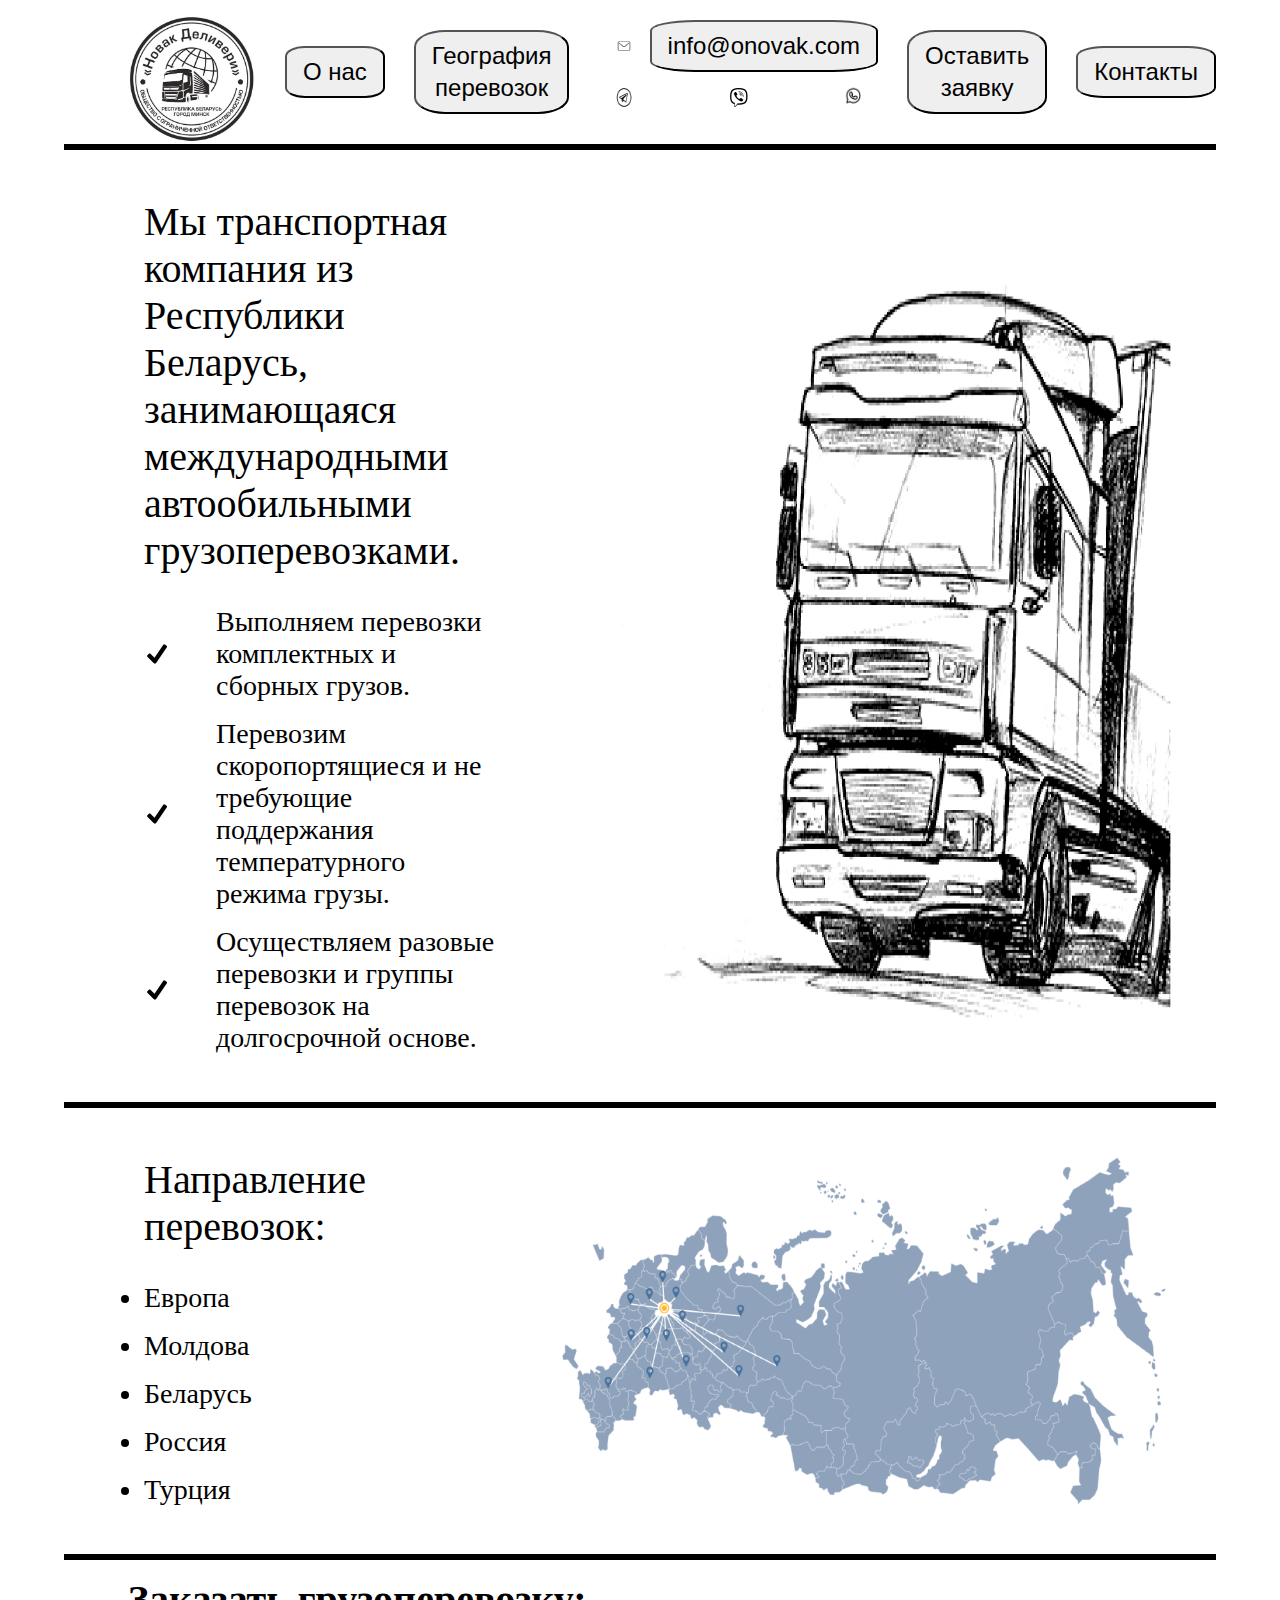
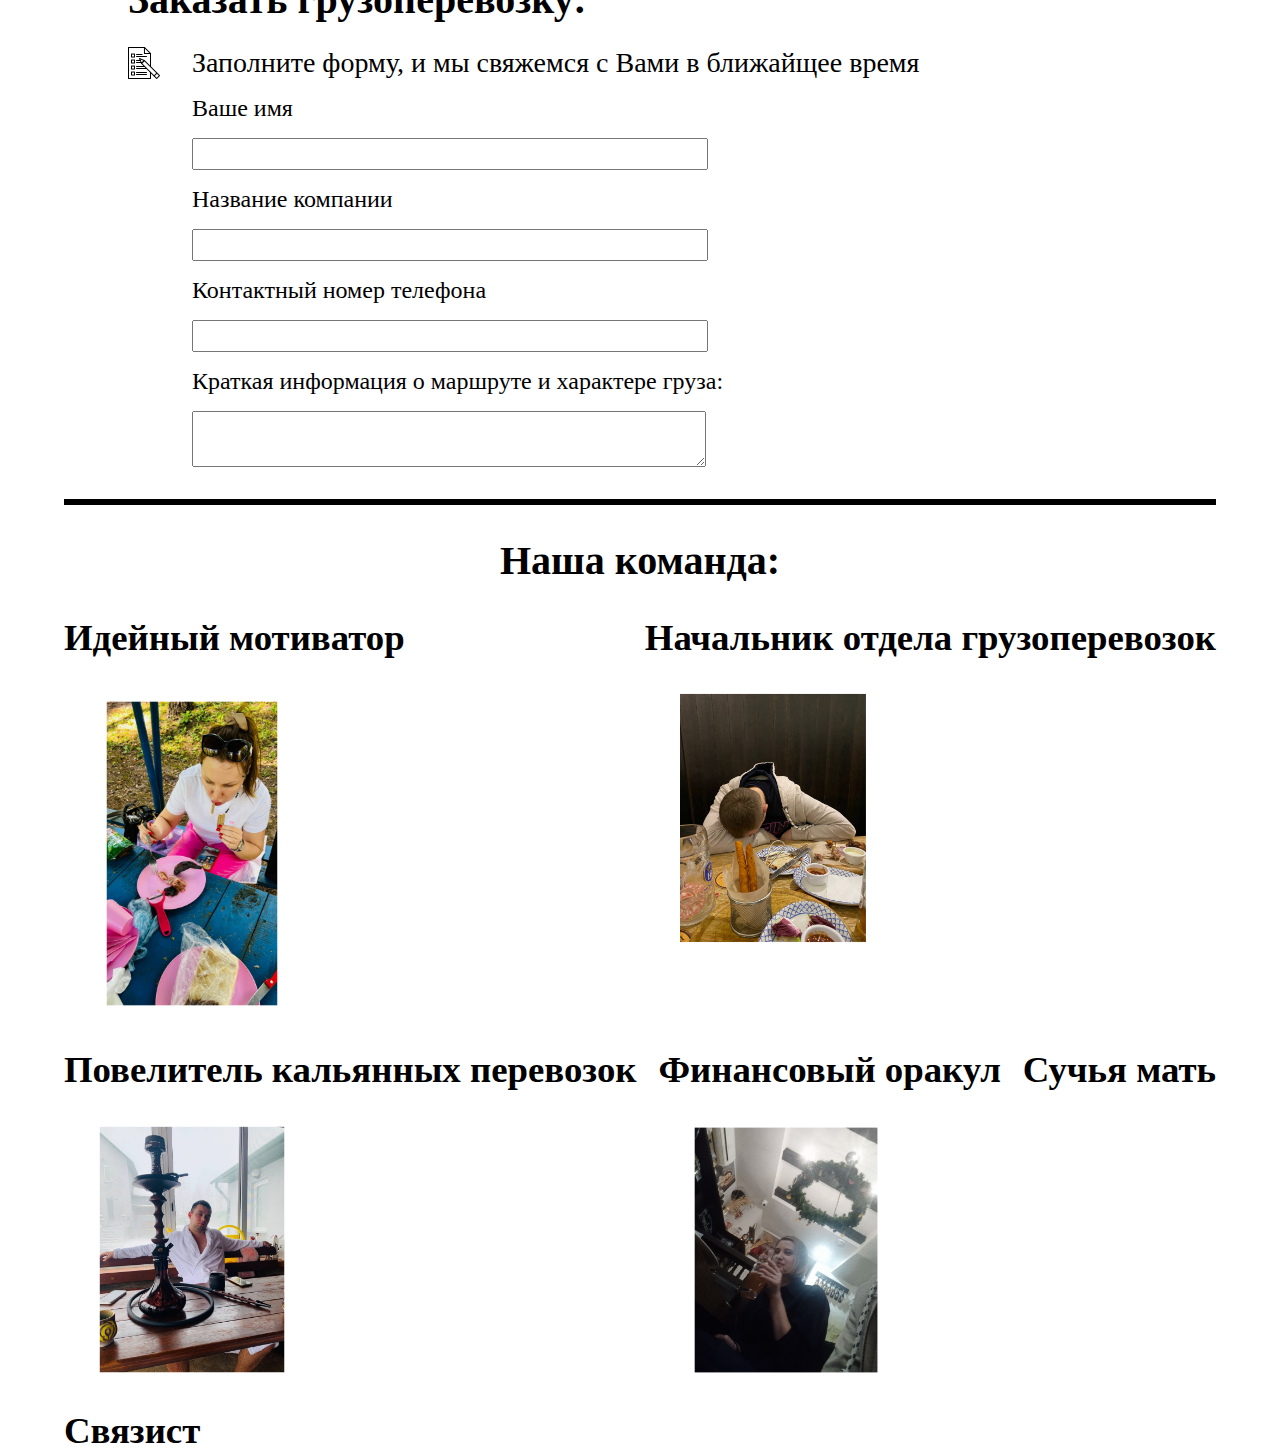
<file: index.html>
<!DOCTYPE html>
<html lang="ru">
<head>
    <link rel="stylesheet" href="css/style.css">
    <meta charset="UTF-8">
    <meta name="viewport" content="width=device-width, initial-scale=1.0">  
    <title>novakdelivery    
    </title>
</head>
<body>
    <wrapper>
    <header>
        <img class = logo src="ic/photo_2023-08-29_22-56-01.jpg" alt="">
        <button class="about">О нас</button>
        <button class="geo">География <br><br>
            перевозок</button>
    
        <div class="icons">
            <div class="mail">
            <img src="ic/Untitled (1).png" alt="">
            <button>info@onovak.com </button>
            </div>
            <div class="message">
            <img src="ic/Untitled (2).png" alt="">
            <img src="ic/Untitled (3).png" alt="">
            <img src="ic/Untitled (4).png" alt="">
            </div>
        </div>
    
        <button class="recall"> Оставить <br><br> заявку</button>
        <button class="contact">Контакты</button>
    </header>
  
    <div class="about_us">
    <div class="info">
        <div class="text">Мы транспортная компания из Республики Беларусь, занимающаяся международными автообильными грузоперевозками.</div>
        <div class="list">
            <ul>Выполняем перевозки комплектных и сборных грузов.</ul>
            <ul>Перевозим скоропортящиеся и не требующие поддержания температурного режима грузы.</ul>
            <ul>Осуществляем разовые перевозки и группы перевозок на долгосрочной основе.</ul>
        </div>
    </div>
    <img src="img/Untitled (5).png" alt="" class="car">
    </div>

    <div class="about_us">
        <div class="info">
        <div class="text">Направление перевозок:</div>
        <div class="list">
            <li>Европа</li>
            <li>Молдова</li>
            <li>Беларусь</li>
            <li>Россия</li>
            <li>Турция</li>
        </div>
        </div>
        <img src="img/Untitled (6).png" alt="" class="map">
    </div>
    </div>

    <div class="forma">
        <div class="forma1">
        <h2>Заказать грузоперевозку:</h2>
        <div class="text1">Заполните форму, и мы свяжемся с Вами в ближайщее время</div>
                <form class="form" action="#" > 
                <p>Ваше имя</p>
            <input type="text"  name="username" >
            
                <p>Название компании</p>
            <input type="text"  name="Company" >
            
                <p>Контактный номер телефона</p>
            <input type="tel" name="Phone">

            <p>Краткая информация о маршруте и характере груза:</p>
            <textarea name="text"> </textarea>
            </form>
    </div>
    </div>


    
    
        <h3>Наша команда:</h3>
        <div class="contacts">
            <div class="cont">
        <h4>Идейный мотиватор</h4>
        <img class="photo" src="img/olay.png" alt="">
            </div>
            <div class="cont">
        <h4>Начальник отдела грузоперевозок</h4>
        <img class="photo" src="img/anton.png" alt="">
            </div>
            <div class="cont">
        <h4>Повелитель кальянных перевозок</h4>
        <img class="photo" src="img/Untitled (7).png" alt="">
            </div>
            <div class="cont">
        <h4>Финансовый оракул</h4>
        <img class="photo" src="img/Untitled (8).png" alt="">
            </div>
            <div class="cont">
        <h4>Сучья мать</h4>
            </div>
            <div class="cont">
        <h4>Связист</h4>
        
            </div>


    </div>
    <footer>

    </footer>
</wrapper>
</body>
</file>
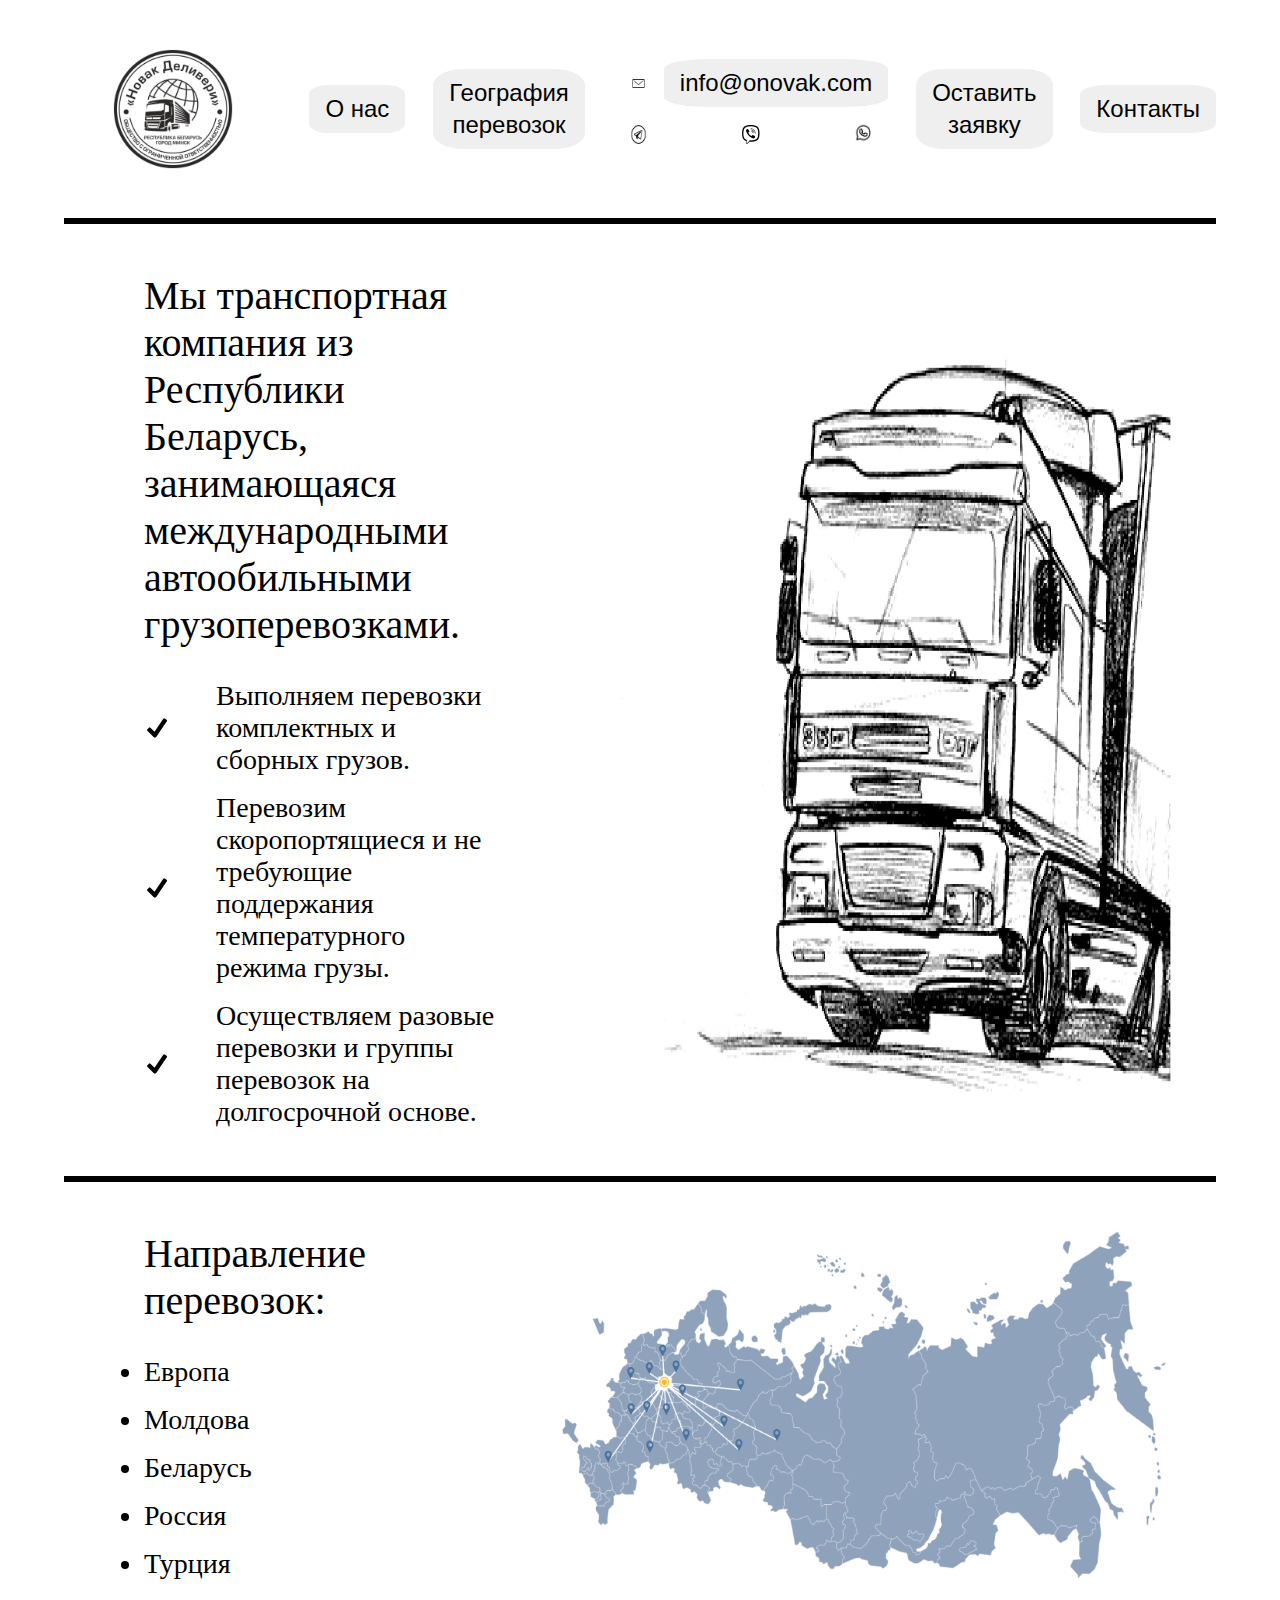
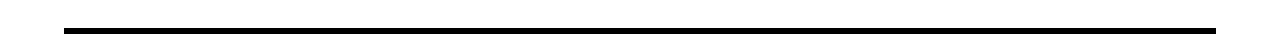
<file: новак деливери/index.html>
<!DOCTYPE html>
<html lang="ru">
<head>
    <link rel="stylesheet" href="css/style.css">
    <meta charset="UTF-8">
    <meta name="viewport" content="width=device-width, initial-scale=1.0">  
    <title>novakdelivery    
    </title>
</head>
<body>
    <wrapper>
    <header>
        <img class = logo src="ic/Untitled.png" alt="">
   
        <button class="about">О нас</button>
        <button class="geo">География <br><br>
            перевозок</button>
    
        <div class="icons">
            <div class="mail">
            <img src="ic/Untitled (1).png" alt="">
            <button>info@onovak.com </button>
            </div>
            <div class="message">
            <img src="ic/Untitled (2).png" alt="">
            <img src="ic/Untitled (3).png" alt="">
            <img src="ic/Untitled (4).png" alt="">
            </div>
        </div>
    
        <button class="recall"> Оставить <br><br> заявку</button>
        <button class="contact">Контакты</button>
    </header>
  
    <div class="about_us">
    <div class="info">
        <div class="text">Мы транспортная компания из Республики Беларусь, занимающаяся международными автообильными грузоперевозками.</div>
        <div class="list">
            <ul>Выполняем перевозки комплектных и сборных грузов.</ul>
            <ul>Перевозим скоропортящиеся и не требующие поддержания температурного режима грузы.</ul>
            <ul>Осуществляем разовые перевозки и группы перевозок на долгосрочной основе.</ul>
        </div>
    </div>
    <img src="img/Untitled (5).png" alt="" class="car">
    </div>

    <div class="about_us">
        <div class="info">
        <div class="text">Направление перевозок:</div>
        <div class="list">
            <li>Европа</li>
            <li>Молдова</li>
            <li>Беларусь</li>
            <li>Россия</li>
            <li>Турция</li>
        </div>
        </div>
        <img src="img/Untitled (6).png" alt="" class="map">
    </div>

    </div>
    <div class="forma">

    </div>
    <div class="contacts">

    </div>
    <footer>

    </footer>
</wrapper>
</body>
</file>
<file: css/style.css>
*{padding: 0;
    margin: 0;
    }
    
    
    body {
        padding: 0 5%;
    }

header {
    display: flex;
    justify-content: space-between;
    flex-wrap: wrap;
    border-bottom: 6px solid black;
    }


.logo {
   width: 10vw;
   padding-left: 4rem;
   padding-top: 1rem;
}

button {
    font-size: 1.5rem;
    line-height: 1rem;
    align-self: center;
    border-radius: 20%;
    padding: 1rem;
    
}

.icons {
    display: flex;
    flex-direction: column;
    justify-content: center;
}

img {width: 4vw;
align-items: center;}

.mail {
    display: flex;
}
.message {
    display: flex;
    justify-content: space-between;
}
.about_us {
    display: flex;
    justify-content: space-between;
    border-bottom: 6px solid black;
    
}
.car {
    width: 50vw;
}
.info{
    display: flex;
    flex-direction: column;
    gap: 2rem;
    padding: 3rem 5rem;
    
}
.text {
    display: flex;
    font-size: 2.5rem;
  
}
.list{
    display: flex;
    flex-direction: column;
    gap: 1rem;
    font-size: 1.75rem;

}
ul{padding-left: 4.5rem;
    background: url(/ic/icons8-галочка-26.png) left no-repeat;
    
}

.map {
    width: 55vw;
}
.forma {
    padding: 1rem 4rem;
    display: flex;
    flex-direction: column;
    gap: 1,5rem;
    border-bottom: 6px solid black;
}
h2{font-size: 2.5rem;
    padding-bottom: 1.5rem;
    
}

.text1 {
    padding-left: 4rem;
    display: flex;
    font-size: 1.75rem;
    background: url(/ic/free-icon-fill-10484662.png) left no-repeat;

}

form {
    display: flex;
    flex-direction: column;
    padding: 1rem 4rem;
    gap: 1rem;
}
p{
    font-size: 1.5rem;
}
input{
    font-size: 1.5rem;
    width: 40vw;
}
textarea {font-size: 1.5rem;
width: 40vw;}

.contacts {
    display: flex;
    justify-content: space-between;
    flex-wrap: wrap;
}

h3{
    font-size: 2.5rem;
    display: flex;
    justify-content: center;
    padding: 2rem 0;
}
.photo{
    width: 20vw;
}
h4{font-size: 2.3rem;
align-self: center;}
.cont {
    display: flex;
    flex-direction: column;
    justify-content: baseline;
}
</file>
<file: новак деливери/css/style.css>
*{padding: 0;
    margin: 0;
    border: 0;}
    
    
    body {
        padding: 0 5%;
    }

header {
    display: flex;
    justify-content: space-between;
    flex-wrap: wrap;
    border-bottom: 6px solid black;
    }


.logo {
   width: 17vw;
}

button {
    font-size: 1.5rem;
    line-height: 1rem;
    align-self: center;
    border-radius: 20%;
    padding: 1rem;
    
}

.icons {
    display: flex;
    flex-direction: column;
    justify-content: center;
}

img {width: 4vw;
align-items: center;}

.mail {
    display: flex;
}
.message {
    display: flex;
    justify-content: space-between;
}
.about_us {
    display: flex;
    justify-content: space-between;
    border-bottom: 6px solid black;
}
.car {
    width: 50vw;
}
.info{
    display: flex;
    flex-direction: column;
    gap: 2rem;
    padding: 3rem 5rem;
    
}
.text {
    display: flex;
    font-size: 2.5rem;
  
}
.list{
    display: flex;
    flex-direction: column;
    gap: 1rem;
    font-size: 1.75rem;

}
ul{padding-left: 4.5rem;
    background: url(/ic/icons8-галочка-26.png) left no-repeat;
    
}

.map {
    width: 55vw;
}
.forma {
}
.contacts {
}
</file>
